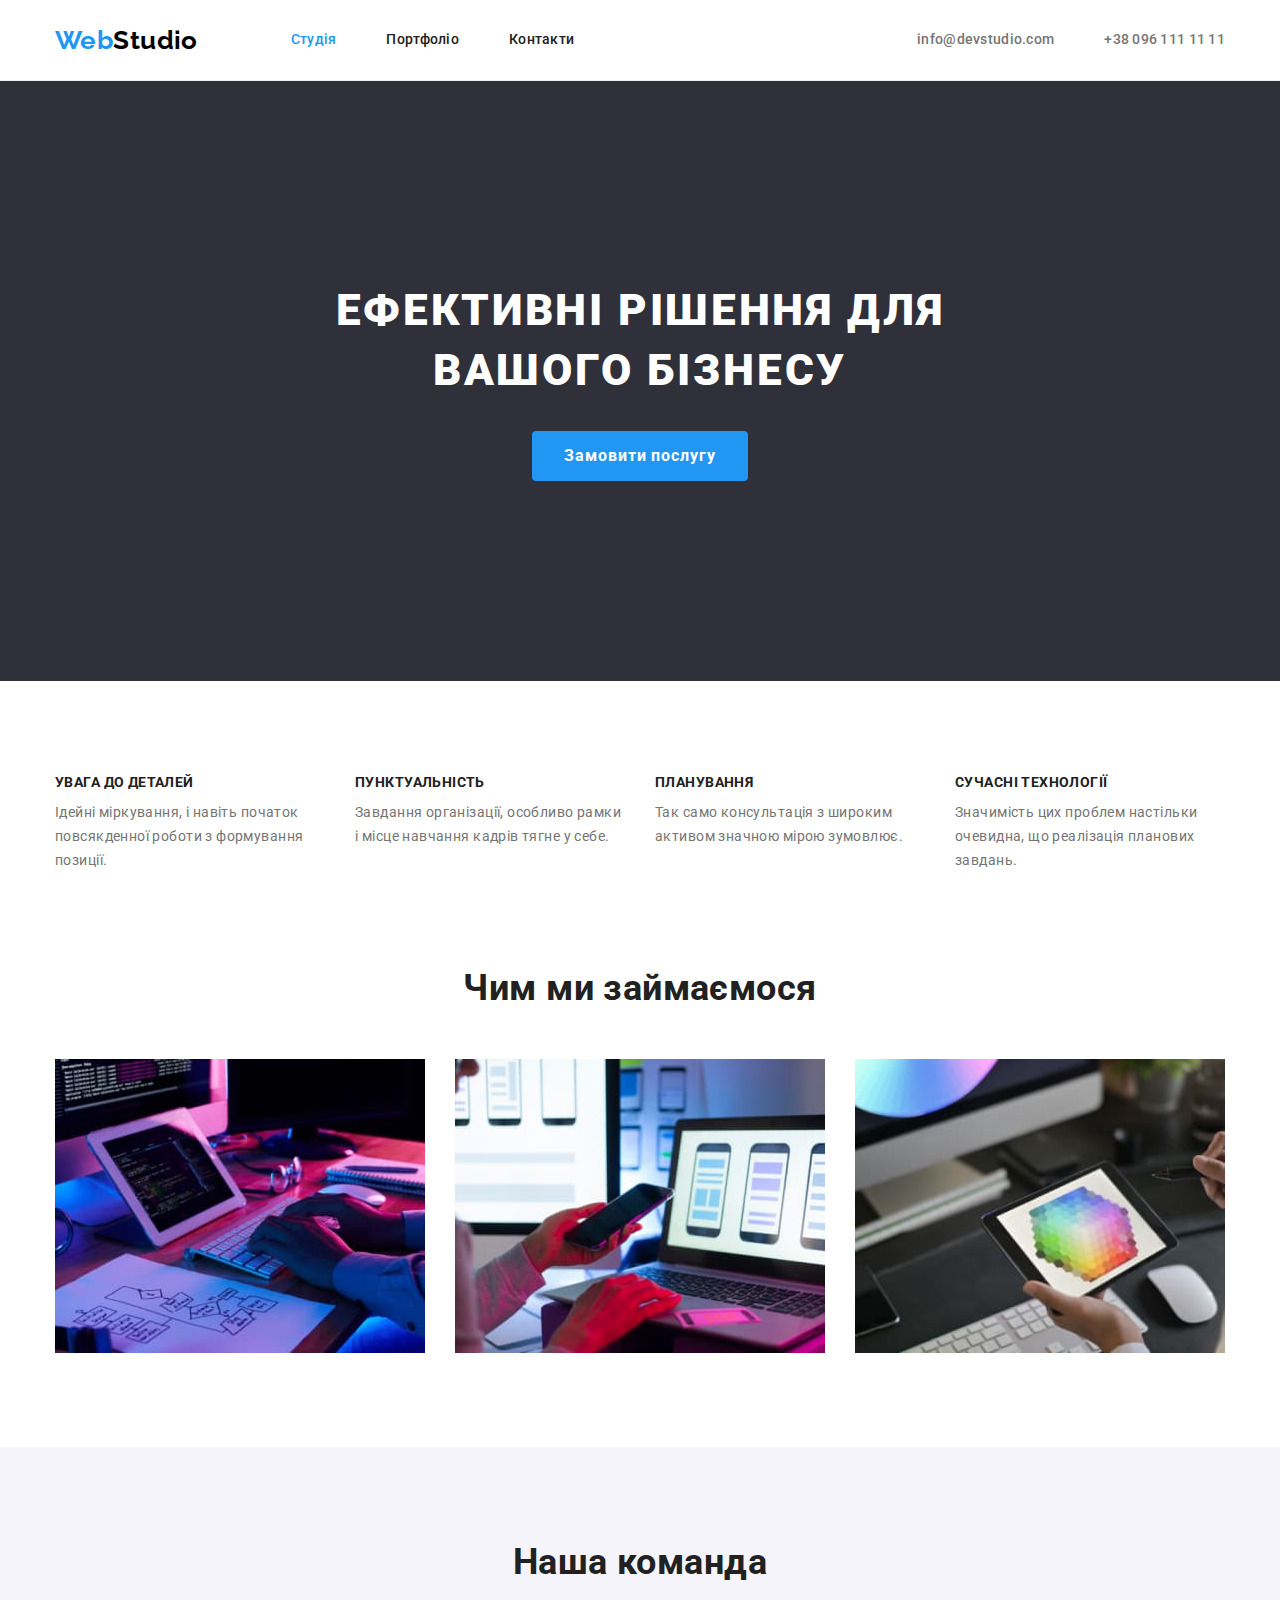
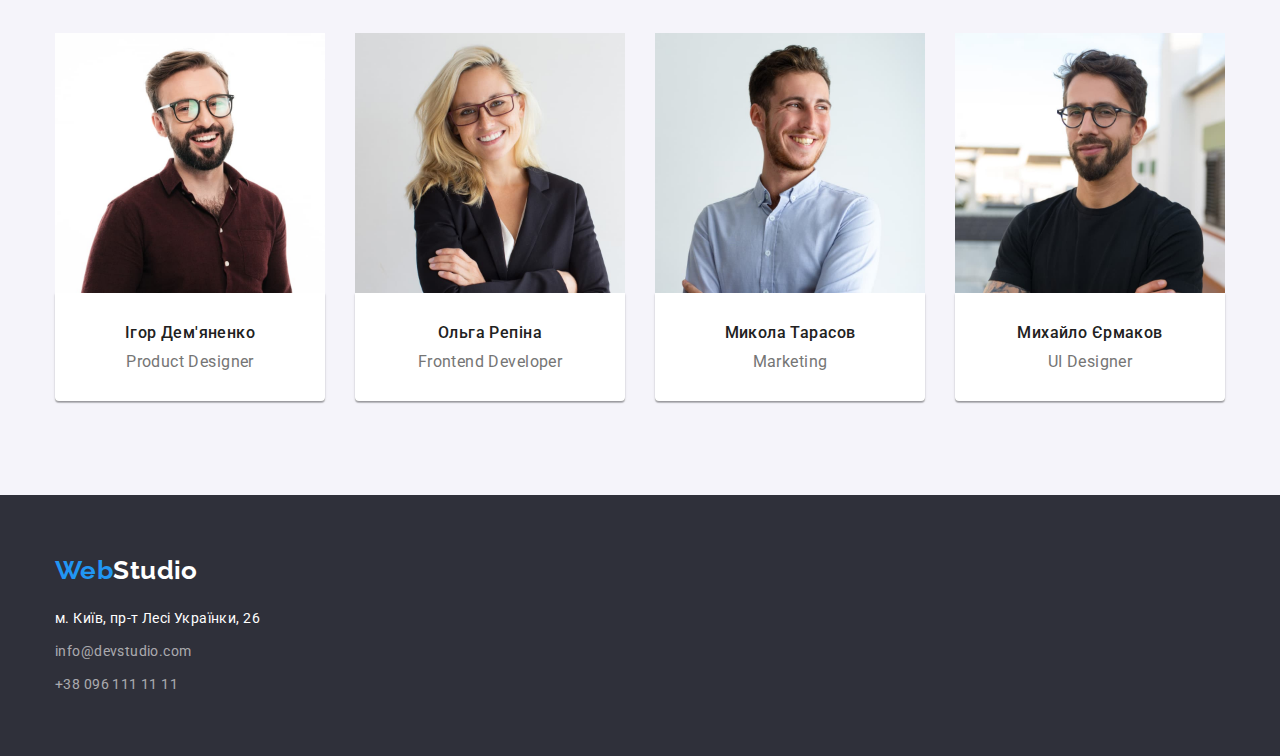
<file: index.html>
<!DOCTYPE html>
<html lang="uk">
  <head>
    <meta charset="UTF-8" />
    <meta http-equiv="X-UA-Compatible" content="IE=edge" />
    <meta name="viewport" content="width=device-width, initial-scale=1.0" />

    <link rel="preconnect" href="https://fonts.googleapis.com" />
    <link rel="preconnect" href="https://fonts.gstatic.com" crossorigin />
    <link
      href="https://fonts.googleapis.com/css2?family=Raleway:wght@700&family=Roboto:wght@400;500;700;900&display=swap"
      rel="stylesheet"
    />
    <link
      rel="stylesheet"
      href="https://cdnjs.cloudflare.com/ajax/libs/modern-normalize/1.1.0/modern-normalize.min.css"
    />
    <link rel="stylesheet" href="./css/styles.css" />
    <title>WebStudio</title>
  </head>
  <body class="page">
    <!--Шапка сайту-->
    <header class="page-header">
      <div class="container main-nav">
        <nav class="nav-left">
          <a class="logo" href="./index.html"
            ><span class="logo-web">Web</span><span class="logo-studio">Studio</span></a
          >
          <ul class="site-nav list">
            <li class="item"><a href="./index.html" class="link-current">Студія</a></li>
            <li class="item"><a href="./portfolio.html" class="link">Портфоліо</a></li>
            <li class="item"><a href="#" class="link">Контакти</a></li>
          </ul>
        </nav>
        <ul class="contact-nav list">
          <li class="item">
            <a href="mailto:info@devstudio.com" class="link">info@devstudio.com</a>
          </li>
          <li class="item"><a href="tel:+380961111111" class="link">+38 096 111 11 11</a></li>
        </ul>
      </div>
    </header>
    <main>
      <!--Банер-->
      <section class="section-hero">
        <div class="container">
          <h1 class="hero-text">Ефективні рішення для вашого бізнесу</h1>
          <button class="btn" type="button">Замовити послугу</button>
        </div>
      </section>
      <!--Особливості-->
      <section class="section">
        <div class="container">
          <h2 hidden>Увага до деталей</h2>
          <ul class="features-list">
            <li class="item">
              <h3 class="features-title">Увага до деталей</h3>
              <p class="features-text">
                Ідейні міркування, і навіть початок повсякденної роботи з формування позиції.
              </p>
            </li>
            <li class="item">
              <h3 class="features-title">Пунктуальність</h3>
              <p class="features-text">
                Завдання організації, особливо рамки і місце навчання кадрів тягне у себе.
              </p>
            </li>
            <li class="item">
              <h3 class="features-title">Планування</h3>
              <p class="features-text">
                Так само консультація з широким активом значною мірою зумовлює.
              </p>
            </li>
            <li class="item">
              <h3 class="features-title">Сучасні технології</h3>
              <p class="features-text">
                Значимість цих проблем настільки очевидна, що реалізація планових завдань.
              </p>
            </li>
          </ul>
        </div>
      </section>
      <!--Чим ми займаємося-->

      <section class="section nopadding">
        <div class="container">
          <h2 class="we">Чим ми займаємося</h2>
          <ul class="images-list">
            <li class="item">
              <img src="./images/box1.jpg" alt="Людина працює за комп'ютером" width="370" />
            </li>
            <li class="item">
              <img src="./images/box2.jpg" alt="Людина працює за ноутбуком" width="370" />
            </li>
            <li class="item">
              <img src="./images/box3.jpg" alt="Палітра кольорів на екрані планшету" width="370" />
            </li>
          </ul>
        </div>
      </section>
      <!--Команда-->
      <section class="section team">
        <div class="container">
          <h2 class="team">Наша команда</h2>
          <ul class="team-list">
            <li class="team-cards">
              <img
                src="./images/igor_demyanenko.jpg"
                alt="Усміхнений хлопець в окулярах"
                width="270"
              />
              <div class="team-cards-descr">
                <h3 class="team-participant">Ігор Дем'яненко</h3>
                <p class="team-participant-profession">Product Designer</p>
              </div>
            </li>
            <li class="team-cards">
              <img src="./images/olga_repina.jpg" alt="Усміхнена дівчина в окулярах" width="270" />

              <div class="team-cards-descr">
                <h3 class="team-participant">Ольга Репіна</h3>
                <p class="team-participant-profession">Frontend Developer</p>
              </div>
            </li>
            <li class="team-cards">
              <img src="./images/mukola_tarasov.jpg" alt="Хлопець усміхається" width="270" />

              <div class="team-cards-descr">
                <h3 class="team-participant">Микола Тарасов</h3>
                <p class="team-participant-profession">Marketing</p>
              </div>
            </li>
            <li class="team-cards">
              <img src="./images/michaylo_yermakov.jpg" alt="Хлопець в окулярах" width="270" />

              <div class="team-cards-descr">
                <h3 class="team-participant">Михайло Єрмаков</h3>
                <p class="team-participant-profession">UI Designer</p>
              </div>
            </li>
          </ul>
        </div>
      </section>
    </main>
    <!--Підвал-->
    <footer class="footer">
      <div class="container">
        <a href="index.html">
          <span class="logo-web">Web</span><span class="logo-std">Studio</span></a
        >
        <address class="footer-addr">
          <ul>
            <li class="item">
              <a
                href="https://goo.gl/maps/is81CxcdF9cPLJak7"
                target="_blank"
                rel="noopener noreferrer nofollow"
              ></a>
              м. Київ, пр-т Лесі Українки, 26
            </li>
            <li class="item">
              <a class="contact-footer" href="mailto:info@devstudio.com">info@devstudio.com</a>
            </li>
            <li class="item">
              <a class="contact-footer" href="tel:+380961111111">+38 096 111 11 11</a>
            </li>
          </ul>
        </address>
      </div>
    </footer>
  </body>
</html>
</file>
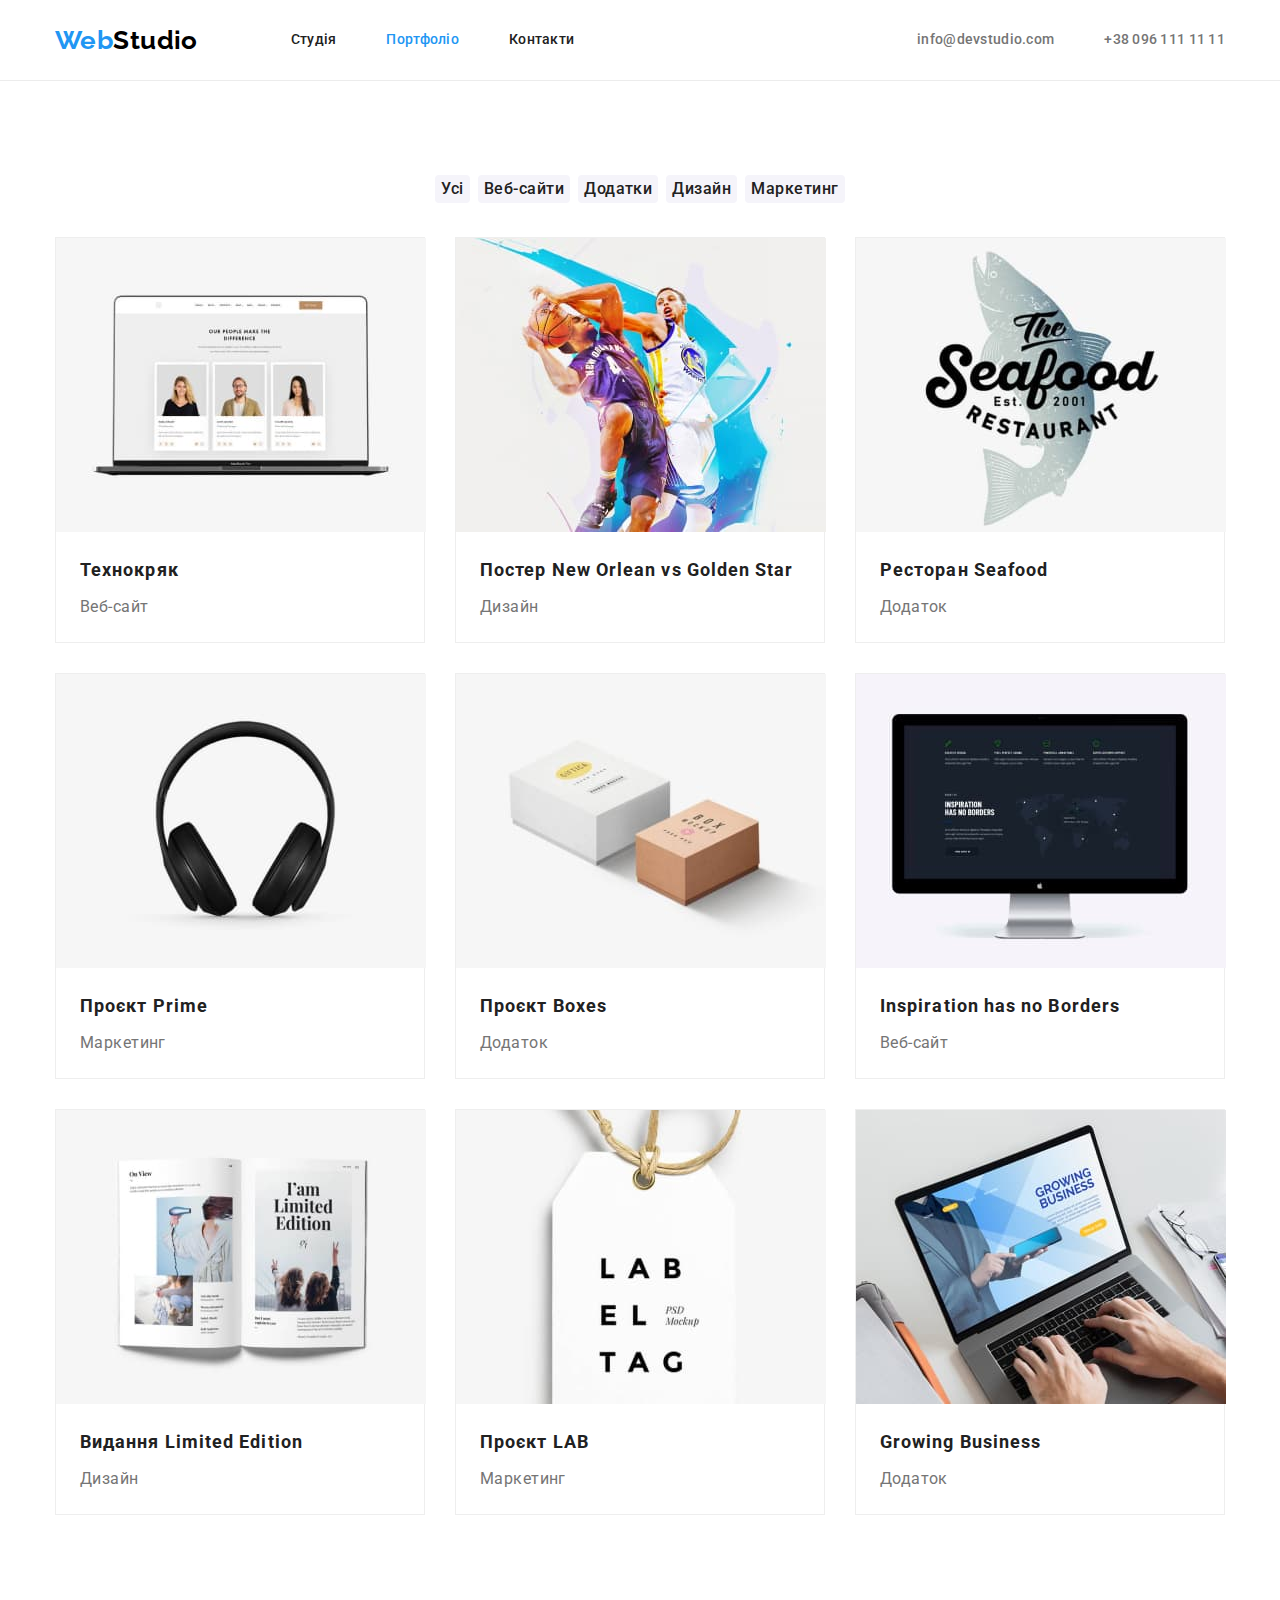
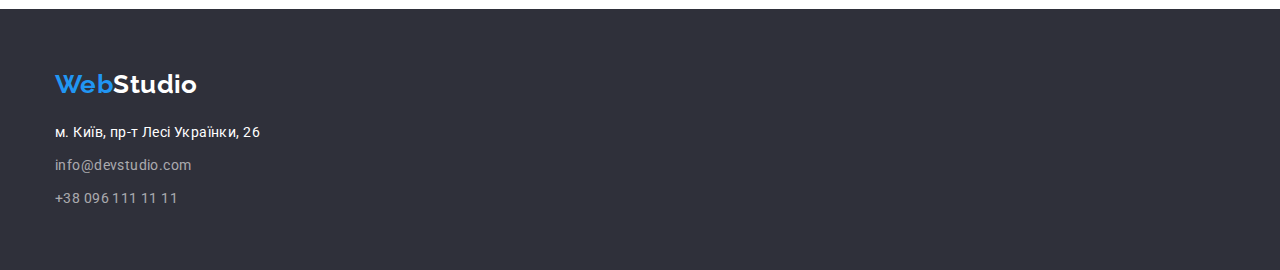
<file: portfolio.html>
<!DOCTYPE html>
<html lang="uk">
  <head>
    <meta charset="UTF-8" />
    <meta http-equiv="X-UA-Compatible" content="IE=edge" />
    <meta name="viewport" content="width=device-width, initial-scale=1.0" />
    <link rel="preconnect" href="https://fonts.googleapis.com" />
    <link rel="preconnect" href="https://fonts.gstatic.com" crossorigin />
    <link
      href="https://fonts.googleapis.com/css2?family=Raleway:wght@700&family=Roboto:wght@400;500;700;900&display=swap"
      rel="stylesheet"
    />
    <link
      rel="stylesheet"
      href="https://cdnjs.cloudflare.com/ajax/libs/modern-normalize/1.1.0/modern-normalize.min.css"
    />
    <link rel="stylesheet" href="./css/styles.css" />
    <title>Portfolio</title>
  </head>
  <body class="page">
    <!--Шапка сайту-->
    <header class="page-header">
      <div class="container main-nav">
        <nav class="nav-left">
          <a class="logo" href="./index.html"
            ><span class="logo-web">Web</span><span class="logo-studio">Studio</span></a
          >
          <ul class="site-nav list">
            <li class="item"><a class="link" href="./index.html">Студія</a></li>
            <li class="item"><a class="link-current" href="./portfolio.html">Портфоліо</a></li>
            <li class="item"><a class="link" href="#">Контакти</a></li>
          </ul>
        </nav>
        <ul class="contact-nav list">
          <li class="item">
            <a href="mailto:info@devstudio.com" class="link">info@devstudio.com</a>
          </li>
          <li class="item"><a href="tel:+380961111111" class="link">+38 096 111 11 11</a></li>
        </ul>
      </div>
    </header>
    <!--Портфоліо-->
    <section class="section portfolio">
      <div class="container">
        <h1 hidden>Наші роботи</h1>
        <!--Навігація-->
        <ul class="portfolio-services">
          <li class="item"><button class="btn" type="button">Усі</button></li>
          <li class="item"><button class="btn" type="button">Веб-сайти</button></li>
          <li class="item"><button class="btn" type="button">Додатки</button></li>
          <li class="item"><button class="btn" type="button">Дизайн</button></li>
          <li class="item"><button class="btn" type="button">Маркетинг</button></li>
        </ul>
        <!--Зразки-->
        <ul class="sample">
          <li class="sample-cards">
            <img src="./images/technokrjak.jpg" alt="сторінка веб-сайту" width="370" />
            <div class="sample-cards-descr">
              <h2 class="title">Технокряк</h2>
              <p class="text">Веб-сайт</p>
            </div>
          </li>
          <li class="sample-cards">
            <img src="./images/no&gs.jpg" alt="два баскетболісти" width="370" />
            <div class="sample-cards-descr">
              <h2 class="title">Постер New Orlean vs Golden Star</h2>
              <p class="text">Дизайн</p>
            </div>
          </li>
          <li class="sample-cards">
            <img src="./images/seafood.jpg" alt="логотип ресторану" width="370" />

            <div class="sample-cards-descr">
              <h2 class="title">Ресторан Seafood</h2>
              <p class="text">Додаток</p>
            </div>
          </li>
          <li class="sample-cards">
            <img src="./images/prime.jpg" alt="навушники" width="370" />
            <div class="sample-cards-descr">
              <h2 class="title">Проєкт Prime</h2>
              <p class="text">Маркетинг</p>
            </div>
          </li>
          <li class="sample-cards">
            <img src="./images/boxes.jpg" alt="дві коробки" width="370" />
            <div class="sample-cards-descr">
              <h2 class="title">Проєкт Boxes</h2>
              <p class="text">Додаток</p>
            </div>
          </li>
          <li class="sample-cards">
            <img
              src="./images/inspiration.jpg"
              alt="монітор комп'ютера з зображенням веб-сайту"
              width="370"
            />
            <div class="sample-cards-descr">
              <h2 class="title">Inspiration has no Borders</h2>
              <p class="text">Веб-сайт</p>
            </div>
          </li>
          <li class="sample-cards">
            <img src="./images/limited_edition.jpg" alt="розгорнута книжка" width="370" />

            <div class="sample-cards-descr">
              <h2 class="title">Видання Limited Edition</h2>
              <p class="text">Дизайн</p>
            </div>
          </li>
          <li class="sample-cards">
            <img src="./images/lab.jpg" alt="бірка товару з надписями" width="370" />
            <div class="sample-cards-descr">
              <h2 class="title">Проєкт LAB</h2>
              <p class="text">Маркетинг</p>
            </div>
          </li>
          <li class="sample-cards">
            <img src="./images/growing_business.jpg" alt="людина працює за ноутбуком" width="370" />
            <div class="sample-cards-descr">
              <h2 class="title">Growing Business</h2>
              <p class="text">Додаток</p>
            </div>
          </li>
        </ul>
      </div>
    </section>
    <!--Підвал-->
    <footer class="footer">
      <div class="container">
        <a href="index.html">
          <span class="logo-web">Web</span><span class="logo-std">Studio</span></a
        >
        <address class="footer-addr">
          <ul>
            <li class="item">
              <a
                href="https://goo.gl/maps/is81CxcdF9cPLJak7"
                target="_blank"
                rel="noopener noreferrer nofollow"
              ></a>
              м. Київ, пр-т Лесі Українки, 26
            </li>
            <li class="item">
              <a class="contact-footer" href="mailto:info@devstudio.com">info@devstudio.com</a>
            </li>
            <li class="item">
              <a class="contact-footer" href="tel:+380961111111">+38 096 111 11 11</a>
            </li>
          </ul>
        </address>
      </div>
    </footer>
  </body>
</html>
</file>
<file: css/styles.css>
/*колір заголовків #212121 */
/*колір тексту(сірий) #757575 */
/*голубий(акцент) #2196F3 */
/*білий #2196F3 */
/*логотип(чорний) #000000 */
/* контакти футер rgba(255, 255, 255, 0.6) */
/* основний колір фону #ffffff */
/* другорядний колір фону #F5F4FA */
/* фон банера та футер #2F303A */

.page {
  background-color: #ffffff;
  color: #757575;
  font-family: 'Roboto', system-ui, -apple-system, BlinkMacSystemFont, 'Segoe UI', Oxygen, Ubuntu,
    Cantarell, 'Open Sans', 'Helvetica Neue', sans-serif;
  font-style: normal;
  font-weight: 400;
  font-size: 14px;
  letter-spacing: 0.03em;
}
img {
  display: block;
}
a {
  text-decoration: none;
}
ul {
  margin: 0;
  padding: 0;
  list-style: none;
}
h1 {
  margin: 0;
  padding: 0;
  color: #f5f5f5;
}
h2,
h3 {
  margin: 0;
  padding: 0;
  color: #212121;
}
p {
  margin: 0;
  padding: 0;
}
.list {
  margin: 0;
  padding: 0;
  list-style: none;
}
.btn {
  cursor: pointer;
}

.container {
  padding-left: 15px;
  padding-right: 15px;
  margin-left: auto;
  margin-right: auto;
  width: 1200px;
  /*outline: 2px solid tomato;*/
}
.section {
  padding-top: 94px;
  padding-bottom: 94px;
}

/*Шапка*/
.page-header {
  border-bottom: 1px solid #ececec;
}
.main-nav {
  display: flex;
  align-items: center;
  height: 80px;
}
.logo {
  display: flex;
  align-items: center;
}
.nav-left {
  display: flex;
}
.logo-web,
.logo-studio,
.logo-std {
  font-family: 'Raleway';
  font-style: normal;
  font-weight: 700;
  font-size: 26px;
  line-height: 1.19;
}
.logo-web {
  color: #2196f3;
}
.logo-studio {
  color: #000000;
}
.site-nav .link {
  display: block;
  color: #212121;
}
.link-current {
  color: #2196f3;
}
.site-nav {
  margin-left: 93px;
}

.site-nav .item:not(:last-child) {
  margin-right: 50px;
}
.site-nav .link:hover,
.site-nav .link:focus {
  color: #2196f3;
}
.site-nav,
.contact-nav {
  display: flex;
  align-items: center;
  font-weight: 500;
  font-size: 14px;
  line-height: 1.14;
  letter-spacing: 0.02em;
}
.contact-nav {
  margin-left: auto;
}
.contact-nav .link {
  color: #757575;
}
.contact-nav .item.item:not(:last-child) {
  margin-right: 50px;
}
.contact-nav .link:focus,
.contact-nav .link:hover {
  color: #2196f3;
}

/*Банер*/
.section-hero {
  padding-top: 200px;
  padding-bottom: 200px;
  background-color: #2f303a;
  text-align: center;
}
.hero-text {
  width: 696px;
  margin: 0 auto;
  margin-bottom: 30px;
  font-family: 'Roboto';
  font-weight: 900;
  font-size: 44px;
  line-height: 1.36;
  text-align: center;
  letter-spacing: 0.06em;
  text-transform: uppercase;
  color: #ffffff;
}
.section-hero .btn {
  font-family: 'Roboto';
  font-weight: 700;
  font-size: 16px;
  line-height: 1.88;
  align-items: center;
  text-align: center;
  letter-spacing: 0.06em;
  color: #ffffff;
  background-color: #2196f3;
  border-radius: 4px;
  padding: 10px 32px;
  min-width: 50px;
  border: 0px;
}

/*Особливості*/
.features-list {
  display: flex;
  justify-content: center;
}
.features-list .item:not(:last-child) {
  margin-right: 30px;
}
.features-list .item {
  width: 270px;
}
.features-title {
  margin-top: 0;
  margin-bottom: 10px;
  font-weight: 700;
  font-size: 14px;
  line-height: 1.14;
  letter-spacing: 0.03em;
  text-transform: uppercase;
}
.features-text {
  margin-top: 0;
  margin-bottom: 0px;
  font-size: 14px;
  line-height: 1.71;
  letter-spacing: 0.03em;
}

/* Чим ми займаємося та команда*/
.nopadding {
  padding-top: 0;
}
.images-list {
  display: flex;
  justify-content: center;
}
.images-list .item:not(:last-child) {
  margin-right: 30px;
}

.we {
  margin-bottom: 50px;
}
.team {
  background-color: #f5f4fa;
}
.container .team {
  padding-bottom: 50px;
}
.we,
.team {
  font-weight: 700;
  font-size: 36px;
  line-height: 1.17;
  text-align: center;
}
.team-list {
  display: flex;
  justify-content: center;
  list-style: none;
}
.team-cards {
  background-color: #ffffff;
  /*border-radius: 0px 0px 4px 4px;*/
  /*border-bottom: 1px solid #ECECEC;
  border-left: 1px solid #ECECEC;
  border-right: 1px solid #ECECEC;*/
}
.team-cards:not(:last-child) {
  margin-right: 30px;
}
.team-cards-descr {
  padding-bottom: 30px;
  box-shadow: 0px 1px 3px rgba(0, 0, 0, 0.12), 0px 1px 1px rgba(0, 0, 0, 0.14),
    0px 2px 1px rgba(0, 0, 0, 0.2);
  border-radius: 0px 0px 4px 4px;
}
.team-participant {
  padding-top: 30px;
  padding-bottom: 10px;
  font-weight: 500;
  font-size: 16px;
  line-height: 1.19;
  text-align: center;
}
.team-participant-profession {
  font-weight: 400;
  font-size: 16px;
  line-height: 1.19;
  text-align: center;
}

/*Підвал*/
.footer {
  background-color: #2f303a;
}
.footer {
  padding-top: 60px;
  padding-bottom: 60px;
}
.logo-std {
  color: #ffffff;
}
.footer-addr {
  padding-top: 20px;
}
.footer-addr .item:not(:last-child) {
  padding-bottom: 9px;
}
.footer-addr .item {
  font-family: 'Roboto';
  font-style: normal;
  font-weight: 400;
  font-size: 14px;
  line-height: 24px;
  color: #ffffff;
}
.contact-footer {
  font-family: 'Roboto';
  font-style: normal;
  font-weight: 400;
  font-size: 14px;
  line-height: 24px;
  color: rgba(255, 255, 255, 0.6);
}
/*Портфоліо*/
.portfolio-services {
  display: flex;
  justify-content: center;
}
.portfolio-services .item.item:not(:last-child) {
  margin-right: 8px;
}
.portfolio-services .btn {
  font-family: 'Roboto';
  font-style: normal;
  font-weight: 500;
  font-size: 16px;
  line-height: 1.62;
  text-align: center;
  letter-spacing: 0.03em;
  background-color: #f5f4fa;
  border-radius: 4px;
  border: 0px;
  color: #212121;
}
.portfolio-services .btn:hover,
.portfolio-services .btn:focus {
  background-color: #2196f3;
  color: #ffffff;
  box-shadow: 0px 3px 1px rgba(0, 0, 0, 0.1), 0px 1px 2px rgba(0, 0, 0, 0.08),
    0px 2px 2px rgba(0, 0, 0, 0.12);
}
.sample {
  margin-top: 34px;
  display: flex;
  flex-wrap: wrap;
}
.sample-cards {
  width: calc((100% - 60px) / 3);
  margin-right: 30px;
  margin-bottom: 30px;
  border: 1px solid #eeeeee;
}
.sample-cards:nth-child(3n) {
  margin-right: 0;
}
.sample-cards:nth-last-child(-n + 3) {
  margin-bottom: 0;
}
.sample-cards-descr {
  margin: 20px 24px;
}
.sample .title {
  font-weight: 700;
  font-size: 18px;
  line-height: 2;
  letter-spacing: 0.06em;
  margin-bottom: 4px;
}
.sample .text {
  font-size: 16px;
  line-height: 1.88;
}
</file>
